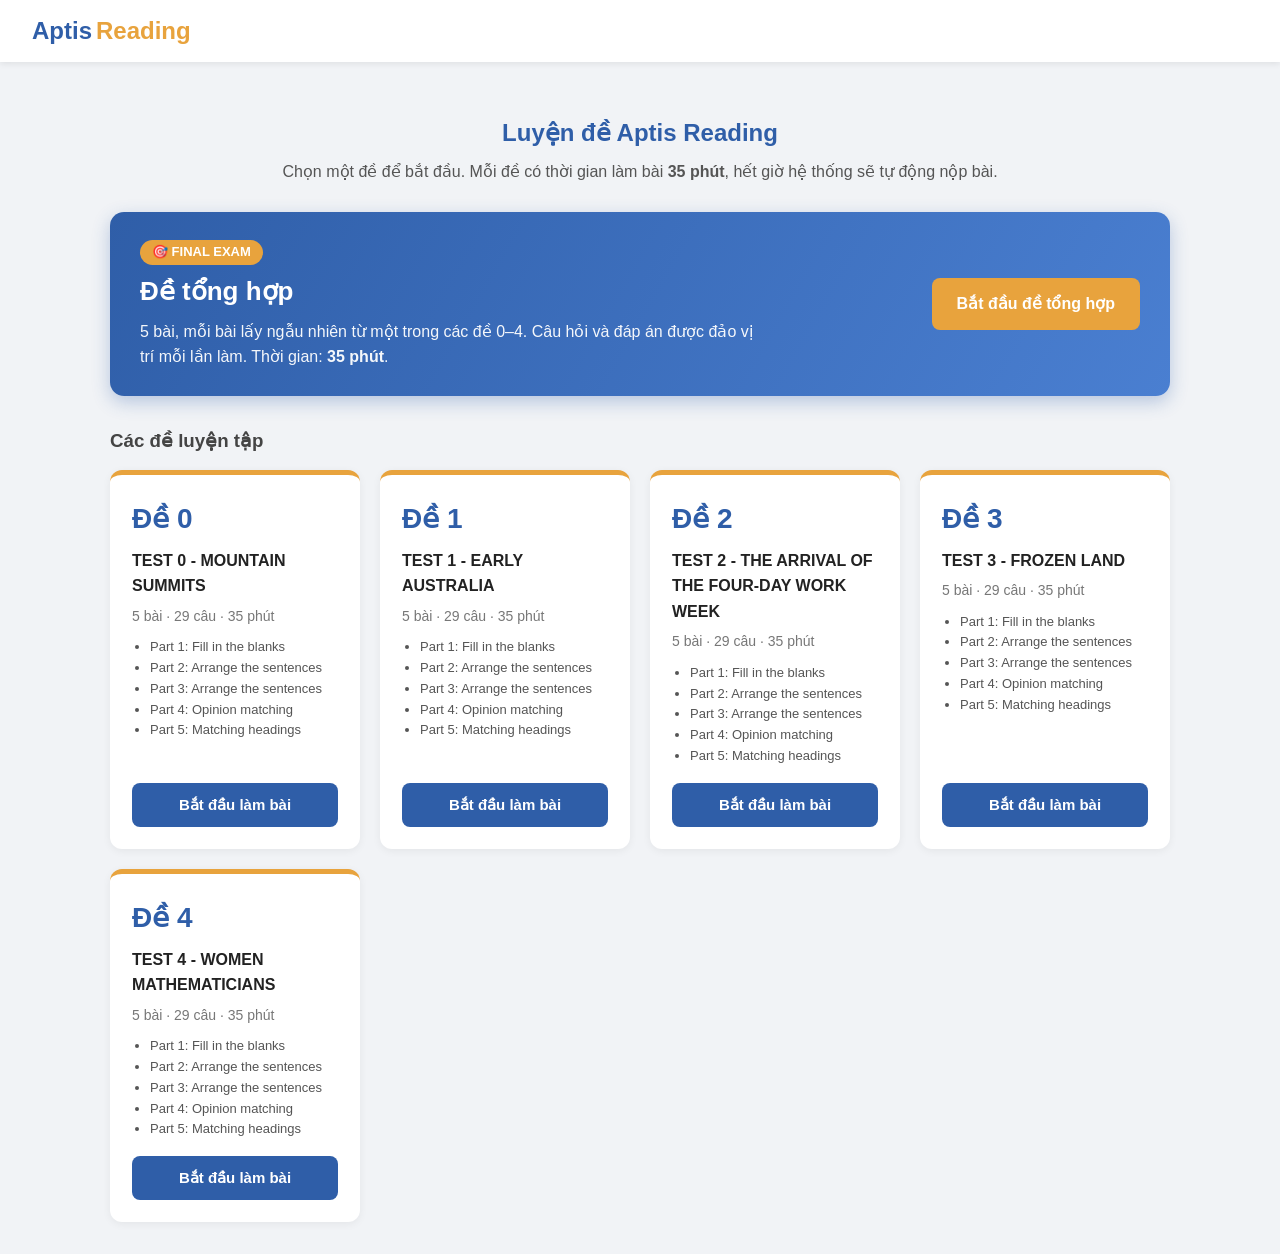
<file: index.html>
<!DOCTYPE html>
<html lang="vi">
<head>
  <meta charset="UTF-8" />
  <meta name="viewport" content="width=device-width, initial-scale=1.0" />
  <title>Luyện đề Aptis Reading</title>
  <link rel="stylesheet" href="css/style.css" />
</head>
<body>
  <header class="site-header">
    <a href="index.html" class="brand">Aptis<span>Reading</span></a>
  </header>

  <main class="home">
    <section class="hero">
      <h1>Luyện đề Aptis Reading</h1>
      <p>Chọn một đề để bắt đầu. Mỗi đề có thời gian làm bài <b>35 phút</b>, hết giờ hệ thống sẽ tự động nộp bài.</p>
    </section>

    <section class="final-card">
      <div>
        <div class="final-badge">🎯 FINAL EXAM</div>
        <h2>Đề tổng hợp</h2>
        <p>5 bài, mỗi bài lấy ngẫu nhiên từ một trong các đề 0–4. Câu hỏi và đáp án được đảo vị trí mỗi lần làm. Thời gian: <b>35 phút</b>.</p>
      </div>
      <div class="final-actions" id="finalActions"></div>
    </section>

    <h3 class="grid-title">Các đề luyện tập</h3>
    <section class="exam-grid" id="examGrid"></section>
  </main>

  <script src="js/common.js"></script>
  <script>
    const grid = document.getElementById("examGrid");

    // Lấy state còn hạn, hết hạn thì xoá
    function liveState(id) {
      const st = readState(id);
      if (st && st.endTime <= Date.now()) { clearState(id); return null; }
      return st;
    }

    /* ----- Đề tổng hợp ----- */
    const fst = liveState(FINAL_ID);
    document.getElementById("finalActions").innerHTML = fst
      ? `<a class="btn btn-final" href="exam.html?de=final">Tiếp tục (còn ${fmtTime((fst.endTime - Date.now()) / 1000)})</a>
         <button class="btn btn-link light" data-restart="final">Tạo đề mới</button>`
      : `<a class="btn btn-final" href="exam.html?de=final">Bắt đầu đề tổng hợp</a>`;

    /* ----- Các đề 0–4 ----- */
    EXAM_IDS.forEach((id) => {
      const card = document.createElement("article");
      card.className = "exam-card";
      card.innerHTML = `<div class="exam-no">Đề ${id}</div><p class="exam-name">Đang tải...</p>`;
      grid.appendChild(card);

      loadExamData(id)
        .then((exam) => {
          const st = liveState(id);
          card.innerHTML = `
            <div class="exam-no">Đề ${id}</div>
            <p class="exam-name">${esc(exam.title)}</p>
            <p class="exam-meta">${exam.parts.length} bài · ${totalQuestions(exam)} câu · ${exam.duration} phút</p>
            <ul class="exam-parts">${exam.parts.map((p) => `<li>${esc(p.title)}</li>`).join("")}</ul>
            ${st
              ? `<a class="btn btn-primary" href="exam.html?de=${id}">Tiếp tục (còn ${fmtTime((st.endTime - Date.now()) / 1000)})</a>
                 <button class="btn btn-link" data-restart="${id}">Làm lại từ đầu</button>`
              : `<a class="btn btn-primary" href="exam.html?de=${id}">Bắt đầu làm bài</a>`}
          `;
        })
        .catch(() => {
          card.className = "exam-card disabled";
          card.innerHTML = `
            <div class="exam-no">Đề ${id}</div>
            <p class="exam-name">Sắp có</p>
            <p class="exam-meta">Đề này chưa có dữ liệu</p>
            <button class="btn btn-primary" disabled>Bắt đầu làm bài</button>`;
        });
    });

    document.addEventListener("click", (e) => {
      const b = e.target.closest("[data-restart]");
      if (!b) return;
      if (confirm("Bài đang làm sẽ bị xoá. Bạn muốn làm lại từ đầu?")) {
        clearState(b.dataset.restart); // đề tổng hợp: xoá state => sinh đề ngẫu nhiên mới
        location.href = `exam.html?de=${b.dataset.restart}`;
      }
    });
  </script>
</body>
</html>
</file>
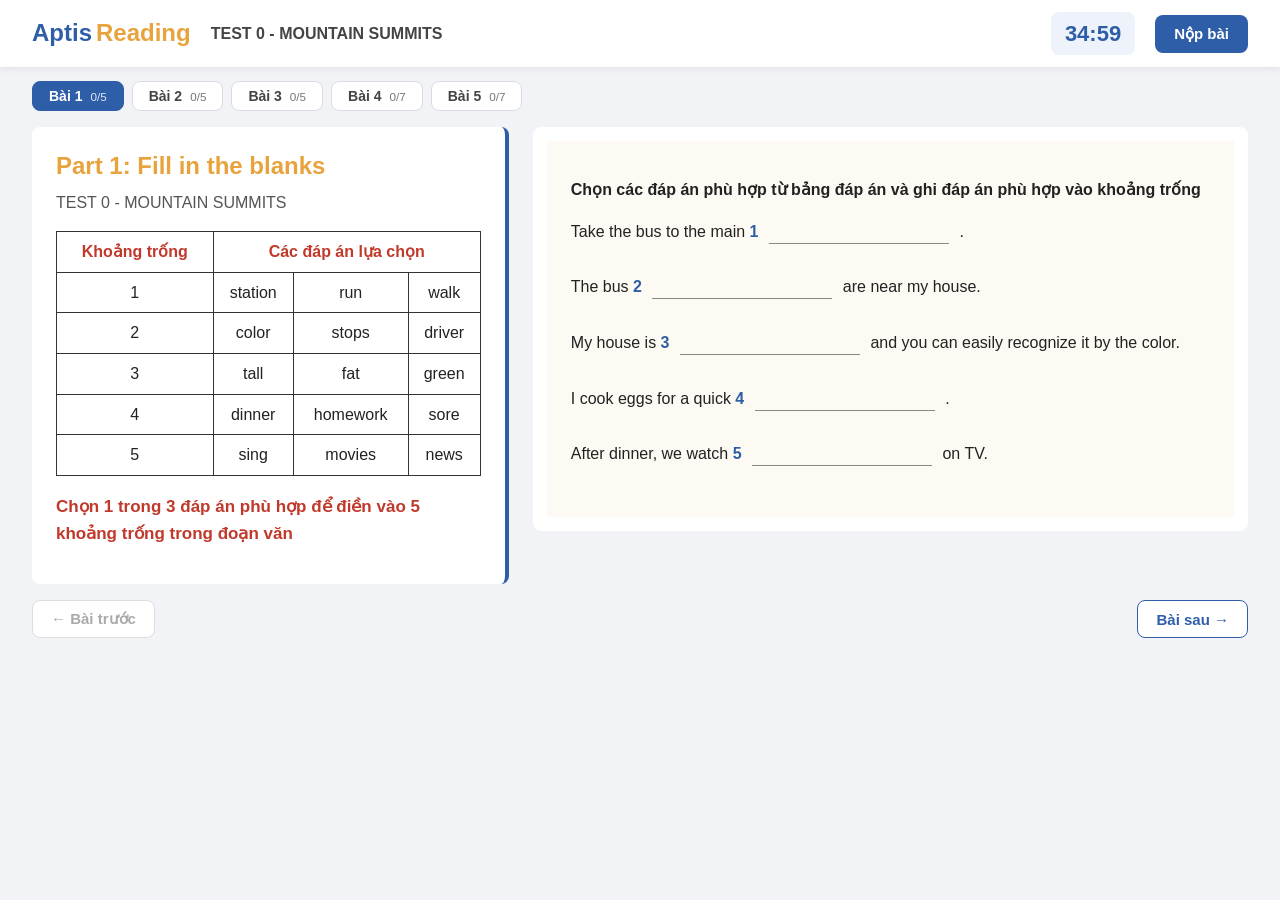
<file: exam.html>
<!DOCTYPE html>
<html lang="vi">
<head>
  <meta charset="UTF-8" />
  <meta name="viewport" content="width=device-width, initial-scale=1.0" />
  <title>Làm bài</title>
  <link rel="stylesheet" href="css/style.css" />
</head>
<body class="exam-page">
  <header class="topbar">
    <a href="index.html" class="brand" id="homeLink">Aptis<span>Reading</span></a>
    <div class="topbar-title" id="examTitle"></div>
    <div class="timer" id="timer" title="Thời gian còn lại">--:--</div>
    <button class="btn btn-primary" id="submitBtn">Nộp bài</button>
  </header>

  <nav class="part-tabs" id="partTabs"></nav>

  <main id="parts"></main>

  <div class="part-nav">
    <button class="btn btn-outline" id="prevBtn">← Bài trước</button>
    <button class="btn btn-outline" id="nextBtn">Bài sau →</button>
  </div>

  <!-- Hộp xác nhận nộp bài -->
  <div class="modal" id="modal" hidden>
    <div class="modal-box">
      <h3>Nộp bài</h3>
      <p id="modalMsg"></p>
      <div class="modal-actions">
        <button class="btn btn-outline" id="modalCancel">Làm tiếp</button>
        <button class="btn btn-primary" id="modalOk">Nộp bài</button>
      </div>
    </div>
  </div>

  <script src="js/common.js"></script>
  <script src="js/exam.js"></script>
</body>
</html>
</file>
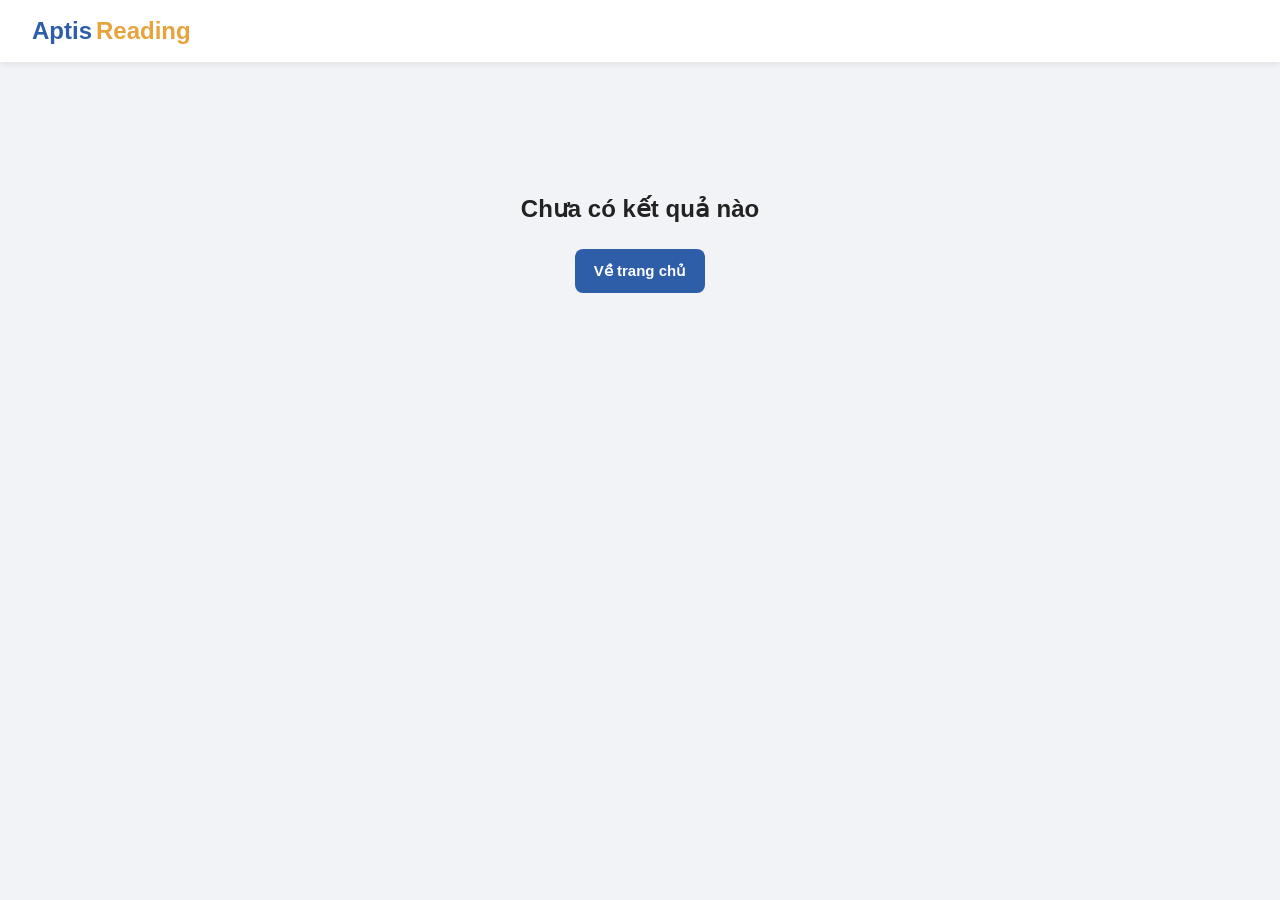
<file: result.html>
<!DOCTYPE html>
<html lang="vi">
<head>
  <meta charset="UTF-8" />
  <meta name="viewport" content="width=device-width, initial-scale=1.0" />
  <title>Kết quả</title>
  <link rel="stylesheet" href="css/style.css" />
</head>
<body>
  <header class="site-header">
    <a href="index.html" class="brand">Aptis<span>Reading</span></a>
  </header>

  <main class="result" id="result"></main>

  <script src="js/common.js"></script>
  <script src="js/result.js"></script>
</body>
</html>
</file>
<file: css/style.css>
:root {
  --orange: #e8a33d;
  --blue: #2f5ea8;
  --blue-dark: #234a87;
  --red: #c0392b;
  --green: #1e8e4f;
  --bg: #f1f3f6;
  --cream: #fdfaf3;
  --border: #d9dde3;
  --text: #222;
  --muted: #777;
}

* { box-sizing: border-box; }
body {
  margin: 0;
  font-family: "Segoe UI", Roboto, Arial, sans-serif;
  color: var(--text);
  background: var(--bg);
  line-height: 1.6;
}
[hidden] { display: none !important; }

/* ===== Nút ===== */
.btn {
  display: inline-block; border: 1px solid transparent; border-radius: 8px;
  padding: 9px 18px; font-size: 15px; font-weight: 600; cursor: pointer;
  text-decoration: none; text-align: center; transition: .15s; font-family: inherit;
}
.btn-primary { background: var(--blue); color: #fff; }
.btn-primary:hover { background: var(--blue-dark); }
.btn-primary:disabled { background: #b8c2d1; cursor: not-allowed; }
.btn-outline { background: #fff; color: var(--blue); border-color: var(--blue); }
.btn-outline:hover { background: #eef3fb; }
.btn-outline:disabled { color: #aaa; border-color: #ddd; cursor: not-allowed; background: #fff; }
.btn-link { background: none; color: var(--muted); font-weight: 400; font-size: 14px; text-decoration: underline; }

/* ===== Header ===== */
.site-header, .topbar {
  background: #fff; box-shadow: 0 2px 6px rgba(0,0,0,.08);
  padding: 12px 32px; display: flex; align-items: center; gap: 20px;
}
.brand { font-size: 24px; font-weight: 800; color: var(--blue); text-decoration: none; }
.brand span { color: var(--orange); margin-left: 4px; }

/* ===== Trang chủ ===== */
.home { max-width: 1100px; margin: 0 auto; padding: 32px 20px; }
.hero { text-align: center; margin-bottom: 28px; }
.hero h1 { color: var(--blue); margin-bottom: 6px; }
.hero p { color: #555; margin: 0; }
.exam-grid { display: grid; grid-template-columns: repeat(auto-fill, minmax(200px, 1fr)); gap: 20px; }
.exam-card {
  background: #fff; border-radius: 12px; padding: 22px; display: flex; flex-direction: column; gap: 6px;
  box-shadow: 0 2px 8px rgba(0,0,0,.06); border-top: 5px solid var(--orange); transition: .15s;
}
.exam-card:hover { transform: translateY(-3px); box-shadow: 0 6px 16px rgba(0,0,0,.1); }
.exam-card.disabled { opacity: .55; border-top-color: #bbb; }
.exam-card.disabled:hover { transform: none; }
.exam-no { font-size: 28px; font-weight: 800; color: var(--blue); }
.exam-name { font-weight: 600; margin: 0; }
.exam-meta { color: var(--muted); font-size: 14px; margin: 0; }
.exam-parts { font-size: 13px; color: #555; padding-left: 18px; margin: 4px 0 10px; flex: 1; }
.exam-card .btn { margin-top: auto; }

/* Thẻ đề tổng hợp */
.final-card {
  background: linear-gradient(120deg, var(--blue) 0%, #4a7fd1 100%); color: #fff; border-radius: 14px;
  padding: 26px 30px; display: flex; align-items: center; justify-content: space-between; gap: 24px;
  box-shadow: 0 6px 18px rgba(47,94,168,.3); margin-bottom: 30px;
}
.final-card h2 { margin: 6px 0; font-size: 26px; }
.final-card p { margin: 0; opacity: .95; max-width: 620px; }
.final-badge { display: inline-block; background: var(--orange); padding: 2px 12px; border-radius: 20px; font-size: 13px; font-weight: 700; }
.final-actions { display: flex; flex-direction: column; align-items: center; gap: 6px; flex: none; }
.btn-final { background: var(--orange); color: #fff; font-size: 16px; padding: 12px 24px; }
.btn-final:hover { background: #d18f2a; }
.btn-link.light { color: #e6eefc; }
.grid-title { color: #444; margin: 0 0 14px; }

/* ===== Trang làm bài ===== */
.topbar { position: sticky; top: 0; z-index: 20; }
.topbar-title { flex: 1; font-weight: 700; color: #444; }
.timer {
  font-size: 22px; font-weight: 800; font-variant-numeric: tabular-nums;
  background: #eef3fb; color: var(--blue); padding: 4px 14px; border-radius: 8px;
}
.timer.warning { background: #fdecea; color: var(--red); animation: blink 1s infinite; }
@keyframes blink { 50% { opacity: .55; } }

.part-tabs { display: flex; gap: 8px; padding: 14px 32px 0; flex-wrap: wrap; }
.tab {
  background: #fff; border: 1px solid var(--border); border-radius: 8px; padding: 6px 16px;
  cursor: pointer; font-weight: 600; font-family: inherit; font-size: 14px; color: #444;
}
.tab small { margin-left: 8px; color: var(--muted); font-weight: 400; }
.tab.complete { border-color: var(--green); color: var(--green); }
.tab.complete small { color: var(--green); }
.tab.active { background: var(--blue); border-color: var(--blue); color: #fff; }
.tab.active small { color: #dce6f7; }

.part { display: grid; grid-template-columns: 2fr 3fr; gap: 24px; padding: 16px 32px; align-items: start; }
.col-left, .col-right { background: #fff; border-radius: 8px; padding: 20px 24px; }
.col-left { position: sticky; top: 90px; max-height: calc(100vh - 110px); overflow-y: auto; border-right: 4px solid var(--blue); }
.col-right { background: var(--cream); border: 14px solid #fff; }

.part-title { color: var(--orange); margin: 0 0 4px; font-size: 24px; }
.part-sub { color: #555; margin: 0 0 16px; }
.instruction { font-weight: 700; }
.instruction-vi { color: var(--red); font-weight: 700; font-size: 17px; }
.hint { font-size: 13px; color: var(--muted); }
.topic { font-weight: 700; color: var(--blue); }
.topic.center { text-align: center; color: #222; }
.num { color: var(--blue); font-weight: 700; }
.passage { text-align: justify; }
.reading h4 { margin: 18px 0 4px; }

/* Bài 1 */
.opt-table { width: 100%; border-collapse: collapse; text-align: center; }
.opt-table th, .opt-table td { border: 1px solid #333; padding: 7px; }
.opt-table th { color: var(--red); }
.fill-line { margin: 0 0 30px; }
.blank {
  border: none; border-bottom: 1px solid #888; background: transparent; width: 180px;
  font-size: 16px; padding: 2px 6px; margin: 0 6px; font-family: inherit; color: var(--blue); font-weight: 600;
}
.blank:focus { outline: none; border-bottom: 2px solid var(--blue); }

/* Bài 2, 3 – kéo thả */
.order-grid { display: grid; grid-template-columns: 1fr 1fr; gap: 22px; }
.first { font-weight: 600; }
.slot-label { font-weight: 700; margin-top: 14px; }
.slot {
  min-height: 48px; border: 1.5px dashed #999; border-radius: 6px; margin-top: 6px;
  padding: 4px; background: #fff; display: flex; align-items: center; transition: .15s;
}
.slot .ph { color: #999; padding-left: 8px; }
.slot.over, .pool.over { border-color: var(--blue); background: #eaf1fc; }
.slot.filled { border-style: solid; border-color: var(--blue); }
.pool { background: #fff; border-radius: 10px; padding: 14px; box-shadow: 0 1px 6px rgba(0,0,0,.08); border: 1.5px solid transparent; align-self: start; }
.pool-title { font-weight: 700; margin-top: 0; }
.card {
  display: flex; gap: 10px; align-items: flex-start; padding: 8px; border-radius: 6px;
  cursor: grab; position: relative; transition: .15s; user-select: none;
}
.card:hover { background: #f3f6fb; }
.card.used { opacity: .35; cursor: default; }
.card.used:hover { background: none; }
.card.dragging { opacity: .4; }
.card.selected { outline: 2px solid var(--orange); background: #fff6e6; }
.card.in-slot { width: 100%; padding-right: 30px; }
.badge {
  flex: none; width: 26px; height: 26px; border-radius: 50%; background: var(--blue); color: #fff;
  display: grid; place-items: center; font-weight: 700; font-size: 14px;
}
.remove {
  position: absolute; right: 4px; top: 4px; border: none; background: #eee; border-radius: 50%;
  width: 22px; height: 22px; cursor: pointer; line-height: 1; color: #666;
}
.remove:hover { background: var(--red); color: #fff; }

/* Bài 4, 5 – sổ xuống */
select {
  font-family: inherit; font-size: 15px; padding: 6px 10px; border: 1px solid #ccc;
  border-radius: 4px; background: #fff; color: #888; max-width: 100%; cursor: pointer;
}
select.chosen { color: var(--blue); font-weight: 600; border-color: var(--blue); }
.q-line { display: flex; align-items: center; gap: 14px; flex-wrap: wrap; margin-bottom: 26px; }
.heading-list li { margin-bottom: 6px; }
.para { margin-bottom: 26px; }
.para-head { display: flex; align-items: center; gap: 12px; flex-wrap: wrap; }
.para .passage { margin-top: 8px; }

.part-nav { display: flex; justify-content: space-between; padding: 0 32px 32px; }

/* Modal */
.modal { position: fixed; inset: 0; background: rgba(0,0,0,.45); display: grid; place-items: center; z-index: 50; }
.modal-box { background: #fff; border-radius: 12px; padding: 24px 28px; width: min(420px, 92vw); }
.modal-box h3 { margin-top: 0; color: var(--blue); }
.modal-actions { display: flex; justify-content: flex-end; gap: 10px; margin-top: 18px; }

/* ===== Trang kết quả ===== */
.result { max-width: 1000px; margin: 0 auto; padding: 28px 20px; }
.summary { background: #fff; border-radius: 12px; padding: 24px; display: flex; gap: 28px; align-items: center; box-shadow: 0 2px 8px rgba(0,0,0,.06); }
.summary h1 { margin: 0 0 6px; font-size: 22px; color: var(--blue); }
.summary p { margin: 4px 0; }
.score-circle {
  flex: none; width: 130px; height: 130px; border-radius: 50%; display: flex; flex-direction: column;
  align-items: center; justify-content: center; border: 8px solid;
}
.score-circle b { font-size: 30px; }
.score-circle.pass { border-color: var(--green); color: var(--green); }
.score-circle.fail { border-color: var(--red); color: var(--red); }
.auto-note { color: var(--red); font-weight: 600; }
.chips { display: flex; flex-wrap: wrap; gap: 8px; margin-top: 10px; }
.chip { background: #eef3fb; color: var(--blue); padding: 4px 12px; border-radius: 20px; text-decoration: none; font-size: 14px; }
.result-actions { display: flex; justify-content: center; gap: 12px; margin: 20px 0; }
.result-part { background: #fff; border-radius: 12px; padding: 20px 24px; margin-bottom: 20px; box-shadow: 0 2px 8px rgba(0,0,0,.05); }
.result-part-head { display: flex; justify-content: space-between; align-items: center; }
.result-part-head h2 { font-size: 19px; margin: 0; color: var(--orange); }
.src { color: var(--muted); font-weight: 400; font-size: 14px; }
.part-score { font-weight: 800; color: var(--blue); font-size: 18px; }
.table-wrap { overflow-x: auto; }
.result-table { width: 100%; border-collapse: collapse; margin-top: 12px; font-size: 15px; }
.result-table th { background: #f4f6f9; text-align: left; }
.result-table th, .result-table td { border-bottom: 1px solid #e5e7eb; padding: 8px 10px; vertical-align: top; }
.result-table tr.wrong td { background: #fff4f3; }
.result-table tr.ok td { background: #f2fbf5; }
.result-table td.correct { color: var(--green); font-weight: 600; }
.result-table td.mark { text-align: center; }
.nowrap { white-space: nowrap; }
.muted { color: #999; }

.empty-page { text-align: center; padding: 80px 20px; }

/* ===== Màn hình nhỏ ===== */
@media (max-width: 900px) {
  .part { grid-template-columns: 1fr; padding: 12px; }
  .col-left { position: static; max-height: none; border-right: none; border-top: 4px solid var(--blue); }
  .order-grid { grid-template-columns: 1fr; }
  .topbar { padding: 10px 12px; gap: 10px; flex-wrap: wrap; }
  .topbar-title { order: 3; flex-basis: 100%; font-size: 14px; }
  .part-tabs { padding: 10px 12px 0; }
  .part-nav { padding: 0 12px 24px; }
  .summary { flex-direction: column; text-align: center; }
  .chips { justify-content: center; }
  .blank { width: 130px; }
  .final-card { flex-direction: column; text-align: center; }
}
</file>
